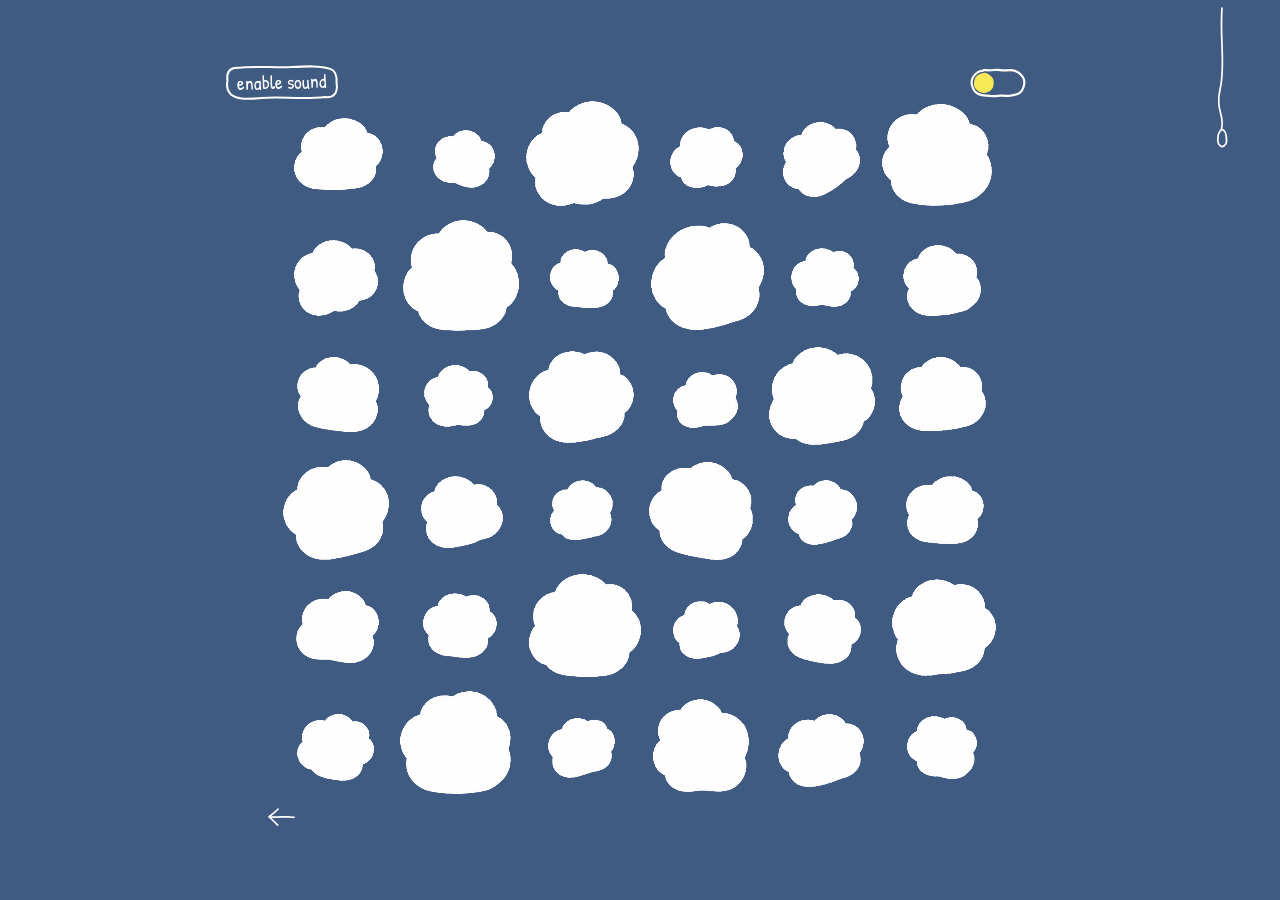
<file: sheep.html>
<!doctype html>
<html lang="en">
  <head>
    <meta charset="UTF-8" />
    <meta name="viewport" content="width=device-width, initial-scale=1.0" />
    <meta name="theme-color" content="#405B82" />
    <meta name="description" content="Meet the little sheep." />
    <link rel="icon" href="/favicon.ico?v=20261115-4" sizes="any" />
    <link rel="icon" type="image/png" href="/favicon.png?v=20261115-4" />
    <title>Little Sheep · by Lan</title>
    <style>
      body { background: #405b82; }
      .curve-cover { position: fixed; inset: 0; z-index: 1000; width: 100%; height: 100%; fill: #a8b5cc; pointer-events: none; visibility: hidden; }
    </style>
    <script type="module" crossorigin src="/assets/translate-toggle-fWnxzmli.js"></script>
    <link rel="stylesheet" crossorigin href="/assets/translate-toggle-D4ZrErcL.css">
  </head>
  <body class="sheep-page">
    <a class="home-link" href="./" aria-label="Back to home">
      <span class="home-link-art" data-press-art><svg viewBox="0 0 44 30" width="40" height="30" fill="none" stroke="#fefdfd" stroke-width="2.1" stroke-linecap="round" stroke-linejoin="round" aria-hidden="true"><path d="M37 15 C29 14 21 16 6 15 M17 5 C13 9 10 12 6 15 C10 18 13 22 17 25" /></svg></span>
    </a>
    <button
      class="translate-toggle"
      id="translate-toggle"
      type="button"
      role="switch"
      aria-label="Translate"
      aria-checked="false"
      data-state="off"
      title="Translate"
      style="background:transparent;border:0"
    >
      <svg class="translate-toggle-art" viewBox="0 0 68 36" aria-hidden="true">
        <path class="translate-toggle-track" id="translate-toggle-track" />
        <path class="translate-toggle-knob" id="translate-toggle-knob" />
      </svg>
    </button>
    <button class="light-switch" id="light-switch" type="button" role="switch" aria-label="Light switch" aria-checked="false" data-state="day" style="background:transparent;border:0">
      <svg class="light-switch-art" viewBox="0 0 90 190" width="76" height="190" fill="none" stroke="#fefdfd" stroke-width="2.05" stroke-linecap="round" stroke-linejoin="round" aria-hidden="true">
        <path class="light-cord" id="light-cord" d="M45 -8 C42 29 49 59 43 87 S49 119 44 136" />
        <path class="light-pull-ring" id="light-pull-ring" d="M44 136 C39 141 38 148 40 153 C43 158 48 155 50 150 C52 145 49 139 44 136 Z" />
      </svg>
    </button>
    <main class="sheep-shell">
      <div class="sheep-viewport">
        <div class="sheep-board" id="sheep-board" aria-label="A field of little sheep. Hover to reveal and hear them; click or touch to enable sound if your browser blocks playback.">
          <img class="sheep-base" src="/assets/sheep-base-hd-405b82.png" alt="Thirty-six white little sheep on a blue background" draggable="false" />
          <div class="face-layer" id="face-layer" aria-hidden="true"></div>
        </div>
      </div>
    </main>
    <svg class="curve-cover" aria-hidden="true" viewBox="0 0 100 100" preserveAspectRatio="none"><path d="M0 100H100V0H0Z" /></svg>
  </body>
</html>
</file>
<file: assets/translate-toggle-D4ZrErcL.css>
@font-face{font-family:Patrick Hand;src:url(/assets/patrick-hand.ttf) format("truetype");font-style:normal;font-weight:400;font-display:swap}@font-face{font-family:superpop-variable;src:url(/assets/superpop-variable.ttf) format("truetype");font-style:normal;font-weight:200 700;font-display:swap}@font-face{font-family:"Baloo 2";src:url(/assets/baloo2-latin.woff2) format("woff2");font-style:normal;font-weight:400 600;font-display:swap}:root{--sheep-control-right-center: calc(75vw + 38px) ;--sheep-control-top: 6.6vh;--sheep-control-art-scale: 1;font-family:"Baloo 2",Arial Rounded MT Bold,system-ui,sans-serif;color:#44434a;background:#405b82;font-synthesis:none;text-rendering:optimizeLegibility;-webkit-font-smoothing:antialiased}*{box-sizing:border-box}.app-view.is-hidden{visibility:hidden;pointer-events:none}.sheep-view{position:fixed;inset:0}html,body{width:100%;min-height:100%;margin:0}body{overflow:hidden;overscroll-behavior:none;background:#405b82}@media(hover:hover)and (pointer:fine){html,body,body *{cursor:none!important}}.mushroom-pointer{position:fixed;z-index:2147483647;top:0;left:0;width:32px;height:39px;opacity:0;display:block;pointer-events:none;-webkit-user-select:none;user-select:none;transform:translate3d(-100px,-100px,0);will-change:transform;isolation:isolate}.mushroom-pointer.is-visible{opacity:1}@media(hover:none),(pointer:coarse){.mushroom-pointer{display:none}}.curve-cover{position:fixed;inset:0;z-index:1000;width:100%;height:100%;fill:#a8b5cc;pointer-events:none;visibility:hidden}.curve-transition-active .mushroom-pointer{opacity:0}.entry-shell{display:flex;min-height:100svh;width:100%;flex-direction:column;align-items:center;justify-content:center;padding:32px 18px 44px;text-align:center}.entry-page .entry-shell{font-family:superpop-variable,Arial Rounded MT Bold,system-ui,sans-serif;font-weight:200}.entry-intro{margin-bottom:32px;transform:translateY(13px)}.entry-intro h1{margin:0;color:#fff1cf;font-size:clamp(17px,1.85vw,21px);font-weight:400;line-height:1.2;letter-spacing:.005em}.entry-intro p{margin:8px 0 0;transform:translateY(3px);color:#e3e1e5;font-family:"Baloo 2",Arial Rounded MT Bold,system-ui,sans-serif;font-size:clamp(16px,1.55vw,18px);font-weight:400;line-height:1.3}.line-frame{position:relative;width:min(705px,94vw);aspect-ratio:3 / 1;touch-action:none}.line-frame canvas{display:block;position:absolute;inset:0;width:100%;height:100%}.line-frame .rive-canvas{top:calc(16px - 10.5%);left:-10.5%;right:auto;bottom:auto;width:121%;height:121%}.rive-canvas{filter:invert(1);mix-blend-mode:screen;touch-action:none}.entry-enter{--entry-enter-offset-y: 16px;margin-top:34px;transform-origin:center;visibility:hidden;opacity:0;pointer-events:none;color:#c4b977;font-size:clamp(20px,2.3vw,24px);font-weight:200;line-height:1.3;text-decoration:none;transition:font-weight .18s ease,color .18s ease,text-shadow .18s ease}.entry-enter:hover,.entry-enter.is-activating{color:#f7e955;font-weight:700}.entry-enter:hover{text-shadow:0 0 7px rgb(247 233 85 / 30%),0 0 15px rgb(247 233 85 / 16%)}.entry-enter.is-activating{text-shadow:0 0 7px rgb(247 233 85 / 42%),0 0 15px rgb(247 233 85 / 24%)}.entry-enter:focus-visible{outline:2px solid currentColor;outline-offset:5px}.entry-credit{margin:16px 0 0;font-size:14px;font-weight:200;letter-spacing:.01em;color:#cbd5e7}.sheep-shell{position:relative;z-index:1;display:grid;min-height:100svh;place-items:center;padding:3vmin}.sheep-viewport{position:relative;width:min(94vw,88svh,900px);aspect-ratio:1}.sheep-board{position:relative;width:100%;aspect-ratio:1;touch-action:none;-webkit-user-select:none;user-select:none}.translate-toggle{position:fixed;z-index:50;top:var(--sheep-control-top);left:var(--sheep-control-right-center);transform:translate(-50%);display:grid;width:76px;height:48px;place-items:center;padding:4px;border:0;border-radius:999px;background:transparent;-webkit-tap-highlight-color:transparent}.translate-toggle-art{display:block;width:68px;height:36px;overflow:visible;transform:scale(var(--sheep-control-art-scale));transform-origin:center}.translate-toggle-track{fill:transparent;stroke:#fefdfd;stroke-width:2.5px;stroke-linecap:round;stroke-linejoin:round}.translate-toggle-knob,.translate-toggle[data-state=on] .translate-toggle-track{fill:#f7e955}.translate-toggle[data-state=on] .translate-toggle-knob{fill:#866389}.translate-toggle:focus-visible{outline:2px solid #866389;outline-offset:2px}.sheep-base,.face-layer{position:absolute;inset:0;width:100%;height:100%}.sheep-base{display:block;pointer-events:none}.face-layer{pointer-events:none}.sheep-board.is-momentum-ready>.sheep-base{visibility:hidden}.sheep-motion,.sheep-body{position:absolute;display:block;pointer-events:none}.sheep-motion{overflow:visible}.sheep-gpu-light{position:absolute;inset:0;width:100%;height:100%;pointer-events:none;mix-blend-mode:multiply}.sheep-body-mask{position:absolute;inset:0;pointer-events:none;-webkit-mask-image:url(/assets/sheep-body-mask.png);mask-image:url(/assets/sheep-body-mask.png);mask-mode:alpha;-webkit-mask-size:var(--sheep-mask-size, 100% 100%);mask-size:var(--sheep-mask-size, 100% 100%);-webkit-mask-position:var(--sheep-mask-position, 0 0);mask-position:var(--sheep-mask-position, 0 0);-webkit-mask-repeat:no-repeat;mask-repeat:no-repeat}.sheep-face{display:block;position:absolute;opacity:0;pointer-events:none;transform:translateY(22%) scale(.72);transform-origin:center 72%;transition:opacity .17s ease-out,transform .32s cubic-bezier(.19,1.27,.32,1)}.sheep-face.is-active{will-change:transform,opacity;opacity:1;transform:translateY(0) scale(1)}@media(max-width:500px){:root{--sheep-control-right-center: 75vw;--sheep-control-top: max(28px, env(safe-area-inset-top), env(safe-area-inset-bottom))}.entry-shell{padding-bottom:24px}.entry-intro{margin-bottom:22px;transform:none}.entry-intro p{transform:none}.line-frame .rive-canvas{inset:0;width:100%;height:100%}.entry-enter{--entry-enter-offset-y: 8px;margin-top:28px}.entry-credit{margin-top:12px}.sheep-viewport{width:min(94vw,76svh);overflow:hidden}.sheep-board{position:absolute;width:150%;left:-25%;top:-25%}.sheep-board .is-outer-ring{display:none}.sheep-base{clip-path:inset(20% 19% 20.5% 19%)}}@media(prefers-reduced-motion:reduce){.sheep-face{transition:none}}.sound-recovery{position:fixed;left:calc(100vw - var(--sheep-control-right-center));top:var(--sheep-control-top);transform:translate(-50%);z-index:50;width:132px;height:48px;padding:0;border:0;background:transparent;color:#fefdfd;font:22px Patrick Hand,cursive;line-height:1;cursor:pointer;-webkit-tap-highlight-color:transparent}.sound-recovery-art{position:relative;display:grid;place-items:center;width:100%;height:100%;transform-origin:center}.sound-recovery svg{position:absolute;inset:2px 0;width:100%;height:44px;overflow:visible;transform:scale(var(--sheep-control-art-scale));transform-origin:center}.sound-recovery path{fill:none;stroke:currentColor;stroke-width:2.3;stroke-linecap:round;stroke-linejoin:round}.sound-recovery-label{position:relative;display:block;transform:rotate(-1.3deg) translateY(-1px) scale(var(--sheep-control-art-scale))}.sound-recovery[hidden]{display:none}.sound-recovery:focus-visible{outline:2px solid currentColor;outline-offset:4px}@media(max-width:500px){.sound-recovery{width:96px;font-size:18px}.sound-recovery svg{left:50%;right:auto;width:87px;transform:translate(-50%) scale(var(--sheep-control-art-scale))}}.home-link{position:fixed;z-index:50;left:calc(100vw - var(--sheep-control-right-center));bottom:var(--sheep-control-top);transform:translate(-50%);display:flex;align-items:center;justify-content:center;width:76px;height:48px;padding:0;color:#fefdfd;text-decoration:none;-webkit-tap-highlight-color:transparent}.home-link-art{display:grid;place-items:center;width:48px;height:48px;transform-origin:center}.home-link svg{display:block;width:40px;height:30px;overflow:visible;transform:scale(var(--sheep-control-art-scale));transform-origin:center}.home-link path{fill:none;stroke:currentColor;stroke-width:2.1;stroke-linecap:round;stroke-linejoin:round}.home-link:focus-visible{outline:2px solid currentColor;outline-offset:4px}.sheep-night{position:fixed;inset:0;z-index:20;pointer-events:none;display:none}.sheep-night[hidden]{display:none}.sheep-night-shade,.sheep-night-stars{position:absolute;inset:0}.sheep-night-shade{background:radial-gradient(circle var(--night-radius, 280px) at var(--night-x, 50%) var(--night-y, 50%),rgb(0 0 0 / 2%) 0%,rgb(0 0 0 / 12%) 22%,rgb(0 0 0 / 42%) 48%,rgb(0 0 0 / 72%) 76%,rgb(0 0 0 / 86%) 100%)}.sheep-night-shade.is-vector-light{background:none}.sheep-night-shade.is-vector-light>svg{display:block;overflow:hidden}.sheep-light-definitions{position:absolute;pointer-events:none;overflow:hidden}.sheep-night-shade.is-risograph{background:#000000db;-webkit-mask-image:linear-gradient(#000,#000),var(--night-stamp);mask-image:linear-gradient(#000,#000),var(--night-stamp);-webkit-mask-size:100% 100%,calc(var(--night-radius) * 2) calc(var(--night-radius) * 2);mask-size:100% 100%,calc(var(--night-radius) * 2) calc(var(--night-radius) * 2);-webkit-mask-repeat:no-repeat;mask-repeat:no-repeat;-webkit-mask-position:0 0,calc(var(--night-x) - var(--night-radius)) calc(var(--night-y) - var(--night-radius));mask-position:0 0,calc(var(--night-x) - var(--night-radius)) calc(var(--night-y) - var(--night-radius));-webkit-mask-composite:xor;mask-composite:exclude}.sheep-night-glow{position:fixed;z-index:0;pointer-events:none;display:none;left:calc(var(--night-x, 50vw) - var(--night-radius, 280px));top:calc(var(--night-y, 50vh) - var(--night-radius, 280px));width:calc(var(--night-radius, 280px) * 2);height:calc(var(--night-radius, 280px) * 2);background:var(--night-glow-stamp) center / contain no-repeat;mix-blend-mode:screen;opacity:.92}.sheep-page .sheep-night-glow:not([hidden]){display:block}.sheep-star{position:absolute;opacity:var(--star-opacity);color:#f4cd62;transform-origin:center;animation:sheep-star-twinkle var(--star-duration) ease-out var(--star-delay) infinite}.sheep-star svg{display:block;width:100%;height:100%;overflow:visible;filter:var(--sheep-star-filter, none)}.sheep-star path{fill:currentColor;stroke:none}.sheep-night.is-paused .sheep-star{animation-play-state:paused}@keyframes sheep-star-twinkle{0%,to{opacity:var(--star-opacity);transform:scale(1)}50%{opacity:calc(var(--star-opacity) * .2);transform:scale(.65)}}.light-switch{position:fixed;z-index:60;top:0;right:1.6vw;width:76px;height:190px;padding:0;border:0;background:transparent;touch-action:none;-webkit-tap-highlight-color:transparent}.light-switch-art{display:block;width:100%;height:100%;overflow:visible}.light-cord,.light-pull-ring{fill:none;stroke:#fefdfd;stroke-width:var(--light-pull-stroke-width, 2.05px);stroke-linecap:round;stroke-linejoin:round}.light-switch:focus-visible{outline:2px solid #f7e955;outline-offset:-2px;border-radius:24px}@media(max-width:500px){.light-switch{right:0;transform:scale(.88);transform-origin:top center}}@media(prefers-reduced-motion:reduce){.sheep-star{animation:none}}
</file>
